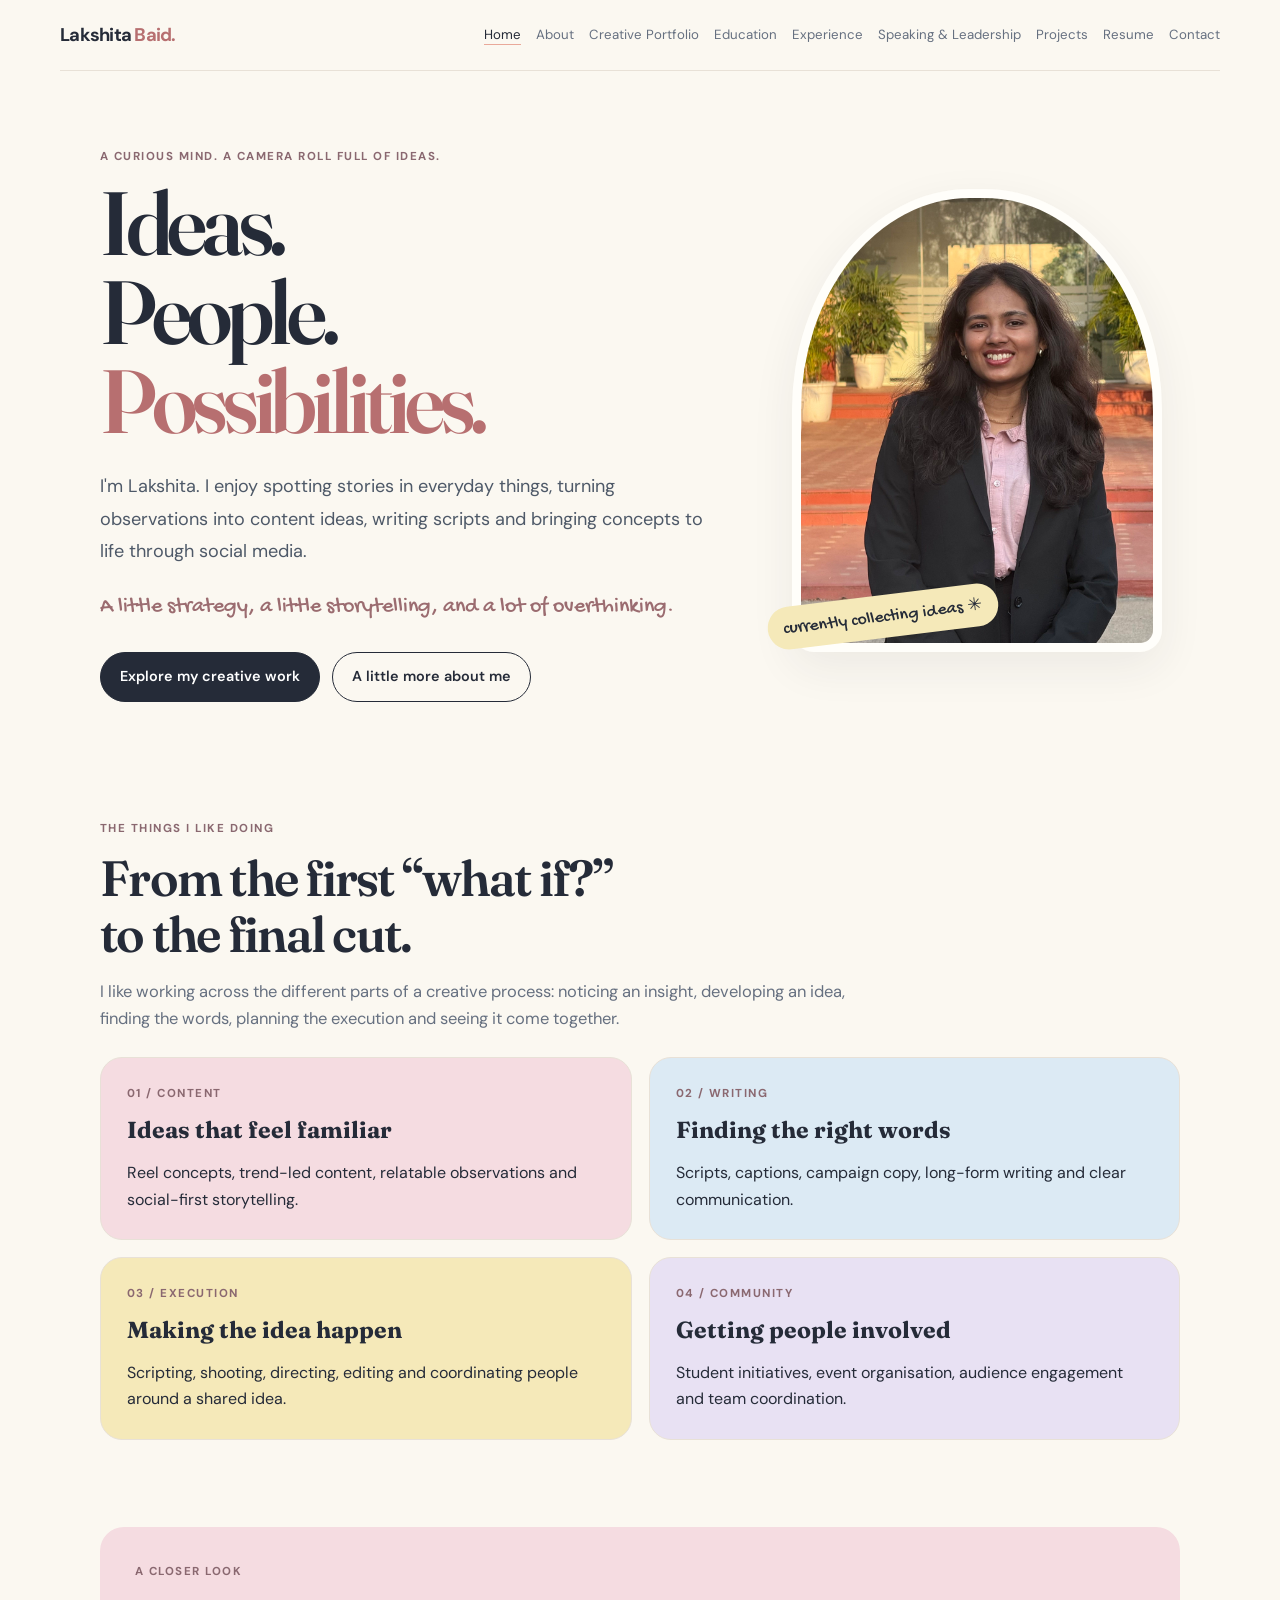
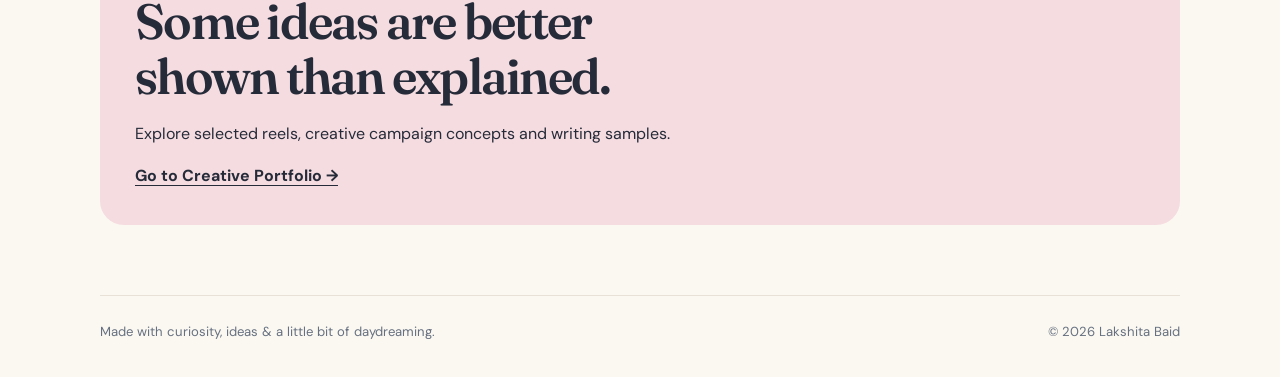
<file: index.html>
<!doctype html>
<html lang="en">
<head>
  <meta charset="utf-8">
  <meta name="viewport" content="width=device-width, initial-scale=1">
  <meta name="description" content="The creative portfolio of Lakshita Baid, featuring social media content, writing, campaigns and leadership.">
  <title>Ideas. People. Possibilities. | Lakshita Baid</title>
  <link rel="stylesheet" href="style.css">
</head>
<body>
<header class="site-header">
      <a class="brand" href="index.html">Lakshita <span>Baid.</span></a>
      <nav class="nav" aria-label="Main navigation"><a href="index.html" aria-current="page">Home</a><a href="about.html">About</a><a href="creative-portfolio.html">Creative Portfolio</a><a href="education.html">Education</a><a href="experience.html">Experience</a><a href="speaking.html">Speaking & Leadership</a><a href="projects.html">Projects</a><a href="resume.html">Resume</a><a href="contact.html">Contact</a></nav>
    </header>
<main>

<section class="hero">
  <div class="hero-copy">
    <p class="eyebrow">A curious mind. A camera roll full of ideas.</p>
    <h1>Ideas.<br>People.<br><span class="highlight">Possibilities.</span></h1>
    <p class="lead">I'm Lakshita. I enjoy spotting stories in everyday things, turning observations into content ideas, writing scripts and bringing concepts to life through social media.</p>
    <p class="hero-note">A little strategy, a little storytelling, and a lot of overthinking.</p>
    <div class="button-row">
      <a class="button" href="creative-portfolio.html">Explore my creative work</a>
      <a class="button secondary" href="about.html">A little more about me</a>
    </div>
  </div>
  <div class="portrait-wrap">
    <img class="portrait-photo" src="lakshita%20baid%20image.jpg" alt="Portrait of Lakshita Baid">
    <span class="portrait-sticker">currently collecting ideas ✳</span>
  </div>
</section>
<section class="section">
  <p class="eyebrow">The things I like doing</p>
  <h2>From the first “what if?”<br>to the final cut.</h2>
  <p class="section-intro">I like working across the different parts of a creative process: noticing an insight, developing an idea, finding the words, planning the execution and seeing it come together.</p>
  <div class="grid">
    <article class="card pink"><p class="eyebrow">01 / Content</p><h3>Ideas that feel familiar</h3><p>Reel concepts, trend-led content, relatable observations and social-first storytelling.</p></article>
    <article class="card blue"><p class="eyebrow">02 / Writing</p><h3>Finding the right words</h3><p>Scripts, captions, campaign copy, long-form writing and clear communication.</p></article>
    <article class="card yellow"><p class="eyebrow">03 / Execution</p><h3>Making the idea happen</h3><p>Scripting, shooting, directing, editing and coordinating people around a shared idea.</p></article>
    <article class="card lavender"><p class="eyebrow">04 / Community</p><h3>Getting people involved</h3><p>Student initiatives, event organisation, audience engagement and team coordination.</p></article>
  </div>
</section>
<section class="section callout">
  <p class="eyebrow">A closer look</p>
  <h2>Some ideas are better shown than explained.</h2>
  <p>Explore selected reels, creative campaign concepts and writing samples.</p>
  <a class="text-link" href="creative-portfolio.html">Go to Creative Portfolio →</a>
</section>

</main>
<footer class="site-footer"><span>Made with curiosity, ideas & a little bit of daydreaming.</span><span>© 2026 Lakshita Baid</span></footer>
</body>
</html>
</file>
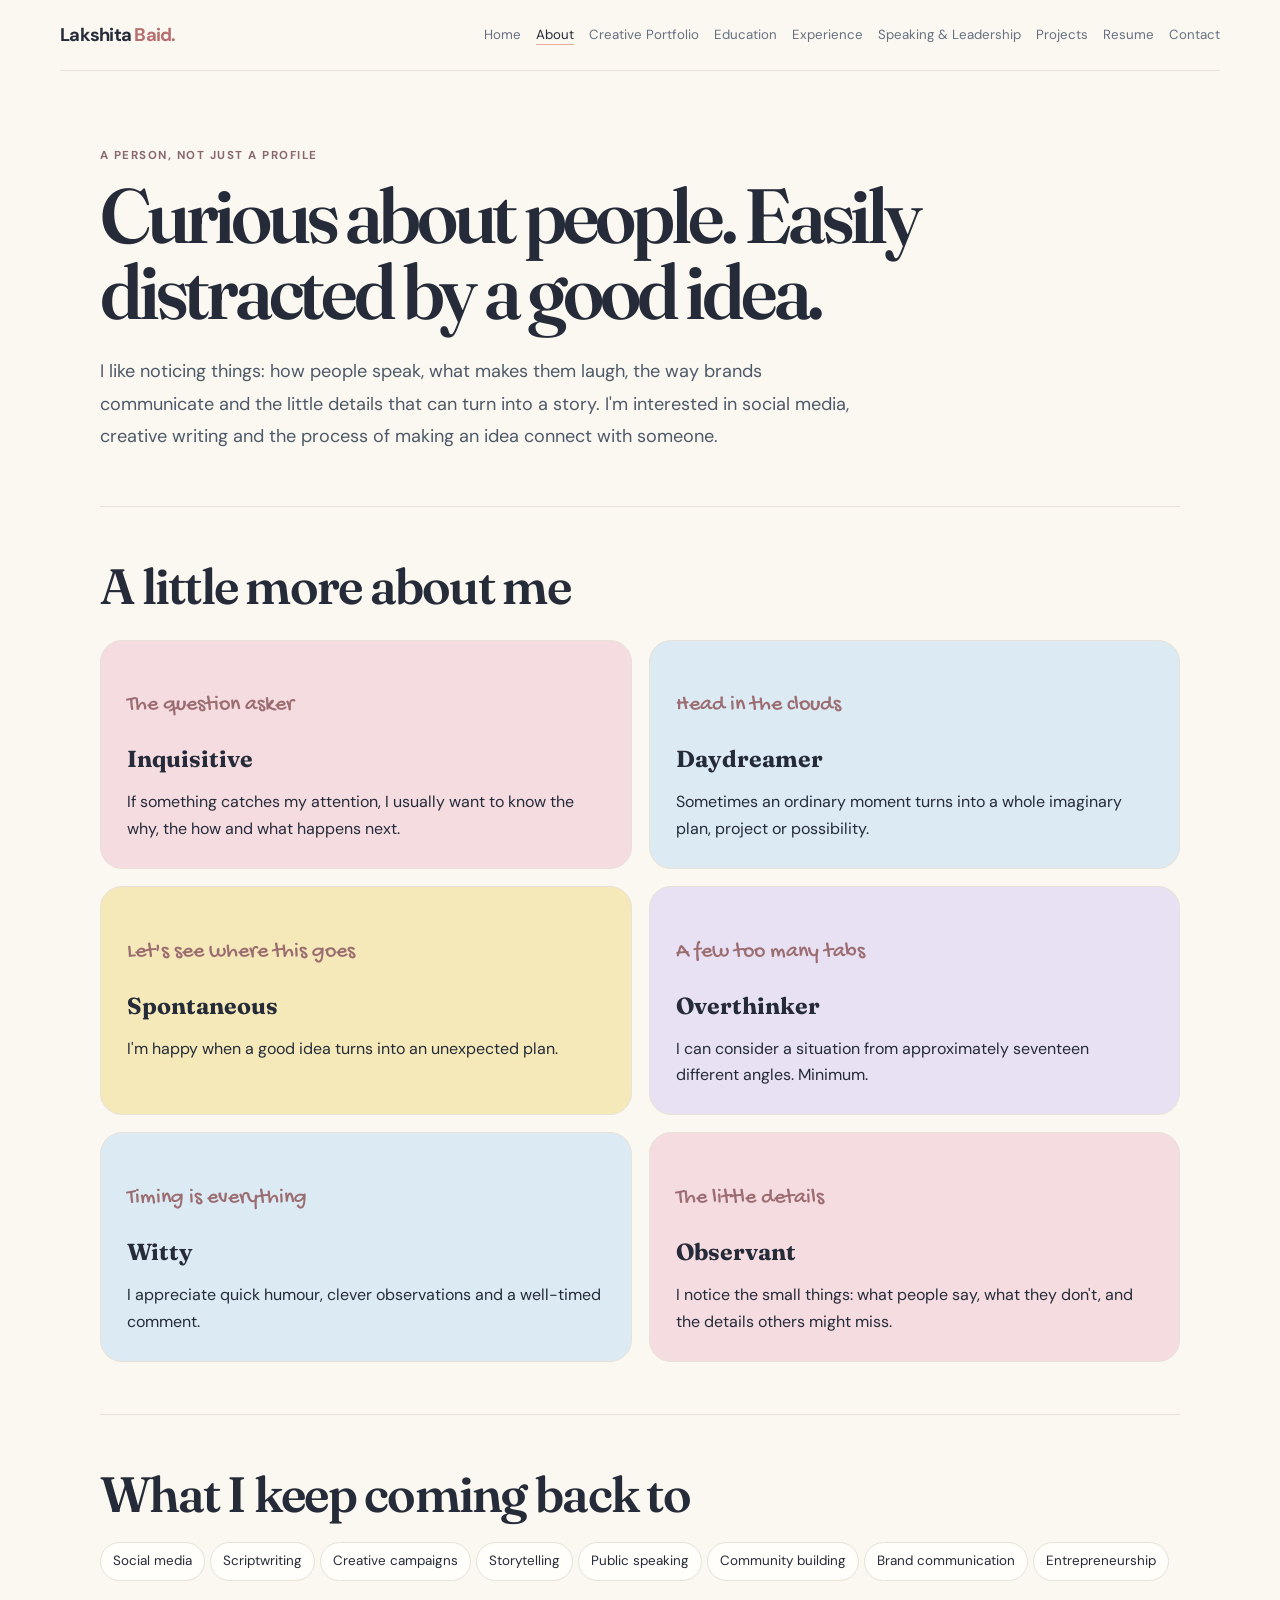
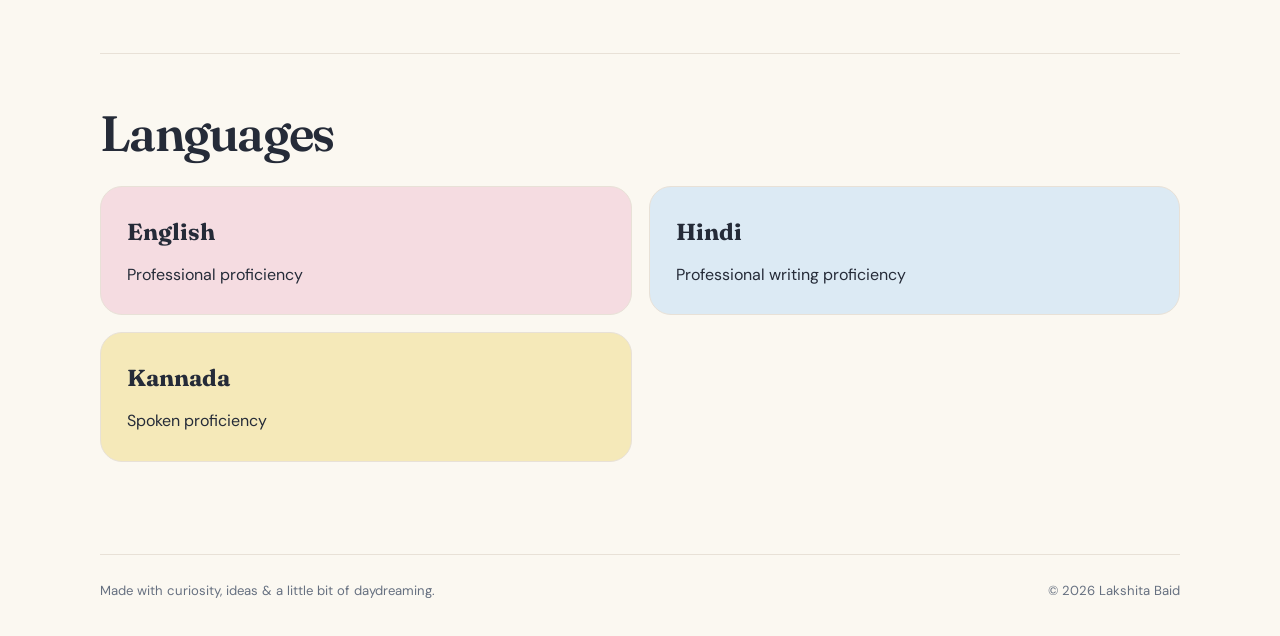
<file: about.html>
<!doctype html>
<html lang="en">
<head>
  <meta charset="utf-8">
  <meta name="viewport" content="width=device-width, initial-scale=1">
  <meta name="description" content="The creative portfolio of Lakshita Baid, featuring social media content, writing, campaigns and leadership.">
  <title>About | Lakshita Baid</title>
  <link rel="stylesheet" href="style.css">
</head>
<body>
<header class="site-header">
      <a class="brand" href="index.html">Lakshita <span>Baid.</span></a>
      <nav class="nav" aria-label="Main navigation"><a href="index.html">Home</a><a href="about.html" aria-current="page">About</a><a href="creative-portfolio.html">Creative Portfolio</a><a href="education.html">Education</a><a href="experience.html">Experience</a><a href="speaking.html">Speaking & Leadership</a><a href="projects.html">Projects</a><a href="resume.html">Resume</a><a href="contact.html">Contact</a></nav>
    </header>
<main>

<section class="page-heading">
  <p class="eyebrow">A person, not just a profile</p>
  <h1>Curious about people. Easily distracted by a good idea.</h1>
  <p class="lead">I like noticing things: how people speak, what makes them laugh, the way brands communicate and the little details that can turn into a story. I'm interested in social media, creative writing and the process of making an idea connect with someone.</p>
</section>
<section class="content-block">
  <h2>A little more about me</h2>
  <div class="grid">
    <article class="card pink"><p class="hand">The question asker</p><h3>Inquisitive</h3><p>If something catches my attention, I usually want to know the why, the how and what happens next.</p></article>
    <article class="card blue"><p class="hand">Head in the clouds</p><h3>Daydreamer</h3><p>Sometimes an ordinary moment turns into a whole imaginary plan, project or possibility.</p></article>
    <article class="card yellow"><p class="hand">Let's see where this goes</p><h3>Spontaneous</h3><p>I'm happy when a good idea turns into an unexpected plan.</p></article>
    <article class="card lavender"><p class="hand">A few too many tabs</p><h3>Overthinker</h3><p>I can consider a situation from approximately seventeen different angles. Minimum.</p></article>
    <article class="card blue"><p class="hand">Timing is everything</p><h3>Witty</h3><p>I appreciate quick humour, clever observations and a well-timed comment.</p></article>
    <article class="card pink"><p class="hand">The little details</p><h3>Observant</h3><p>I notice the small things: what people say, what they don't, and the details others might miss.</p></article>
  </div>
</section>
<section class="content-block">
  <h2>What I keep coming back to</h2>
  <p><span class="tag">Social media</span><span class="tag">Scriptwriting</span><span class="tag">Creative campaigns</span><span class="tag">Storytelling</span><span class="tag">Public speaking</span><span class="tag">Community building</span><span class="tag">Brand communication</span><span class="tag">Entrepreneurship</span></p>
</section>
<section class="content-block">
  <h2>Languages</h2>
  <div class="grid">
    <article class="card pink"><h3>English</h3><p>Professional proficiency</p></article>
    <article class="card blue"><h3>Hindi</h3><p>Professional writing proficiency</p></article>
    <article class="card yellow"><h3>Kannada</h3><p>Spoken proficiency</p></article>
  </div>
</section>

</main>
<footer class="site-footer"><span>Made with curiosity, ideas & a little bit of daydreaming.</span><span>© 2026 Lakshita Baid</span></footer>
</body>
</html>
</file>
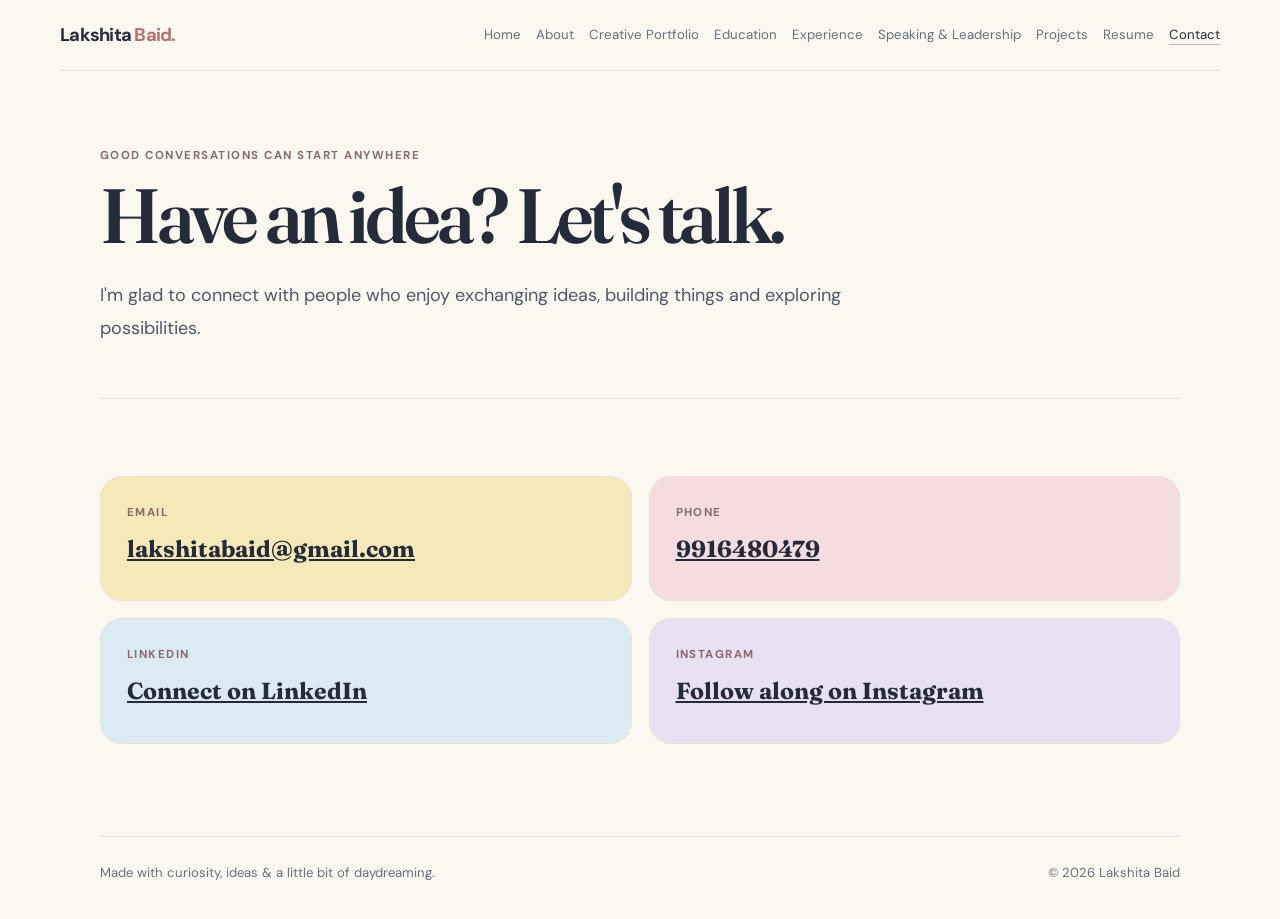
<file: contact.html>
<!doctype html>
<html lang="en">
<head>
  <meta charset="utf-8">
  <meta name="viewport" content="width=device-width, initial-scale=1">
  <meta name="description" content="The creative portfolio of Lakshita Baid, featuring social media content, writing, campaigns and leadership.">
  <title>Contact | Lakshita Baid</title>
  <link rel="stylesheet" href="style.css">
</head>
<body>
<header class="site-header">
      <a class="brand" href="index.html">Lakshita <span>Baid.</span></a>
      <nav class="nav" aria-label="Main navigation"><a href="index.html">Home</a><a href="about.html">About</a><a href="creative-portfolio.html">Creative Portfolio</a><a href="education.html">Education</a><a href="experience.html">Experience</a><a href="speaking.html">Speaking & Leadership</a><a href="projects.html">Projects</a><a href="resume.html">Resume</a><a href="contact.html" aria-current="page">Contact</a></nav>
    </header>
<main>

<section class="page-heading">
  <p class="eyebrow">Good conversations can start anywhere</p>
  <h1>Have an idea? Let's talk.</h1>
  <p class="lead">I'm glad to connect with people who enjoy exchanging ideas, building things and exploring possibilities.</p>
</section>
<section class="content-block">
  <div class="grid">
    <article class="card yellow"><p class="eyebrow">Email</p><h3><a href="mailto:lakshitabaid@gmail.com">lakshitabaid@gmail.com</a></h3></article>
    <article class="card pink"><p class="eyebrow">Phone</p><h3><a href="tel:+919916480479">9916480479</a></h3></article>
    <article class="card blue"><p class="eyebrow">LinkedIn</p><h3><a href="https://www.linkedin.com/in/lakshita-baid-756a69256/" target="_blank" rel="noopener noreferrer">Connect on LinkedIn</a></h3></article>
    <article class="card lavender"><p class="eyebrow">Instagram</p><h3><a href="https://www.instagram.com/lakshitabaid.08/" target="_blank" rel="noopener noreferrer">Follow along on Instagram</a></h3></article>
  </div>
</section>

</main>
<footer class="site-footer"><span>Made with curiosity, ideas & a little bit of daydreaming.</span><span>© 2026 Lakshita Baid</span></footer>
</body>
</html>
</file>
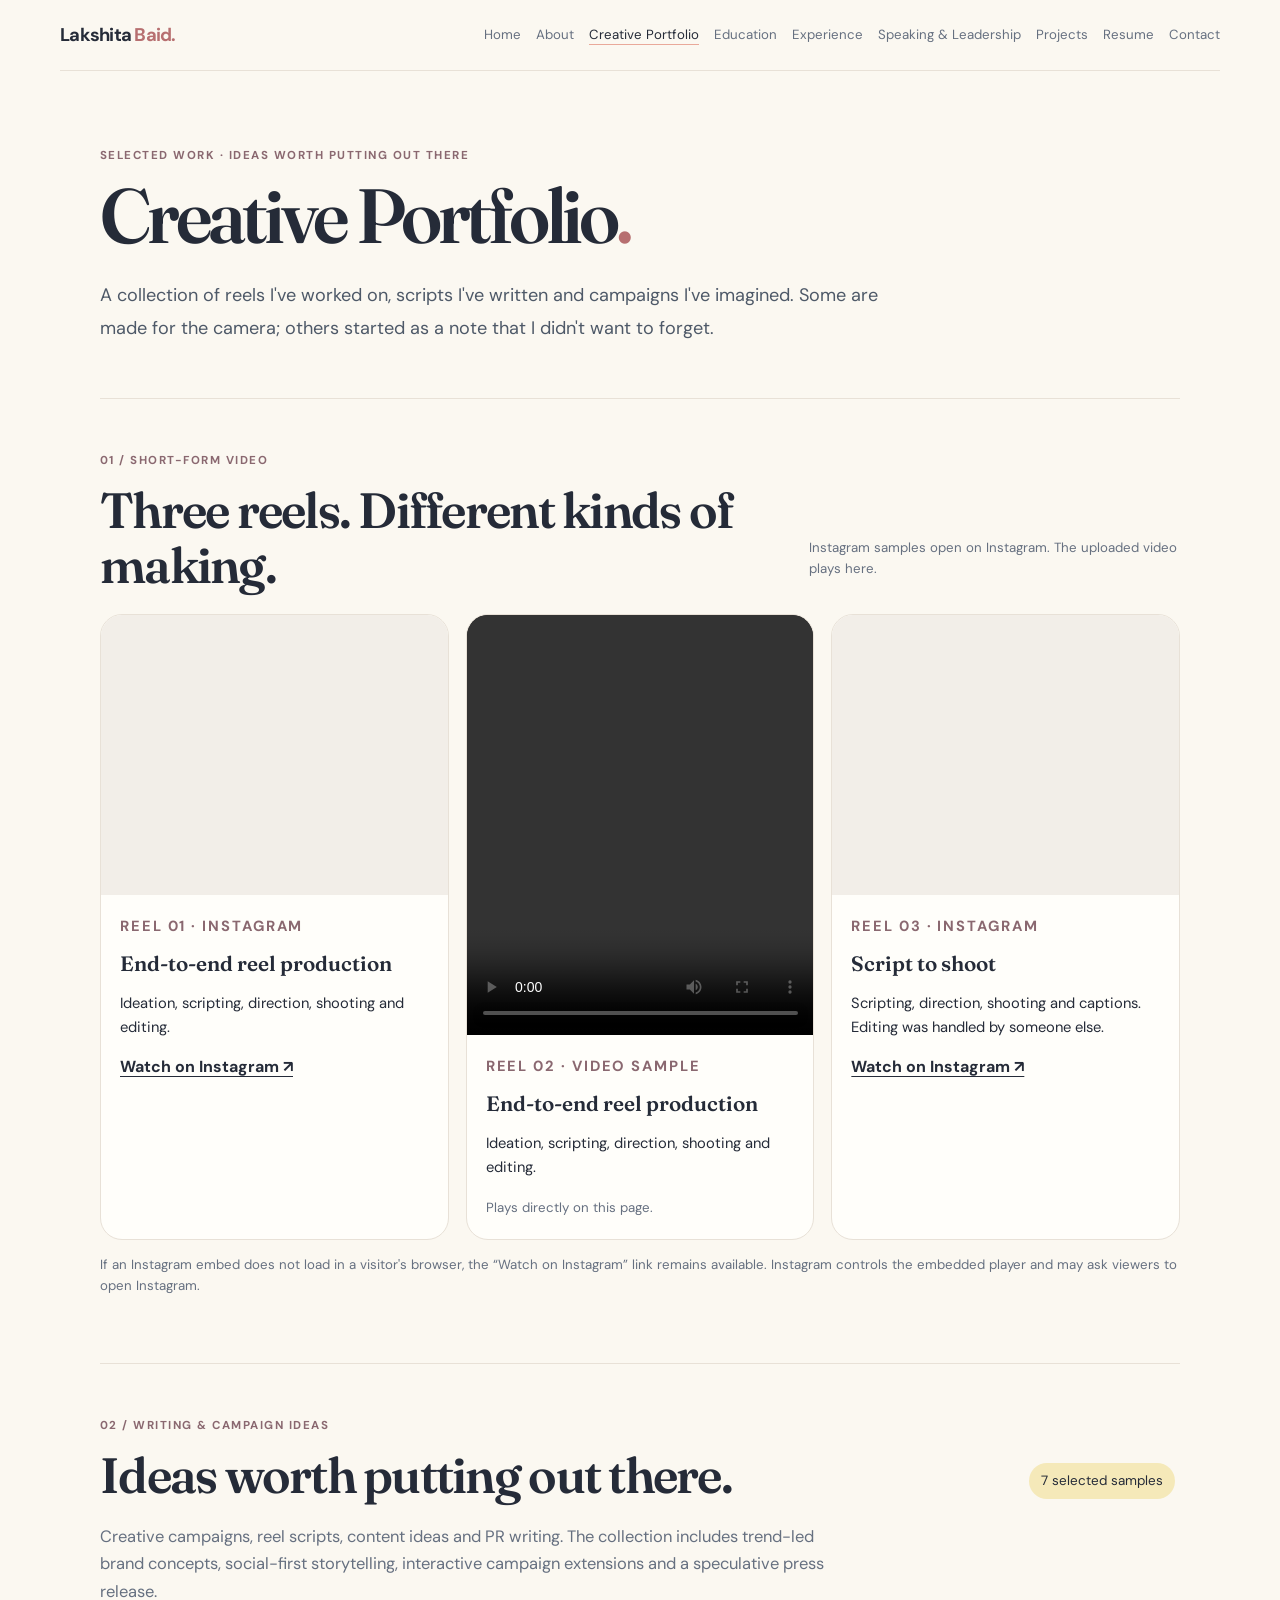
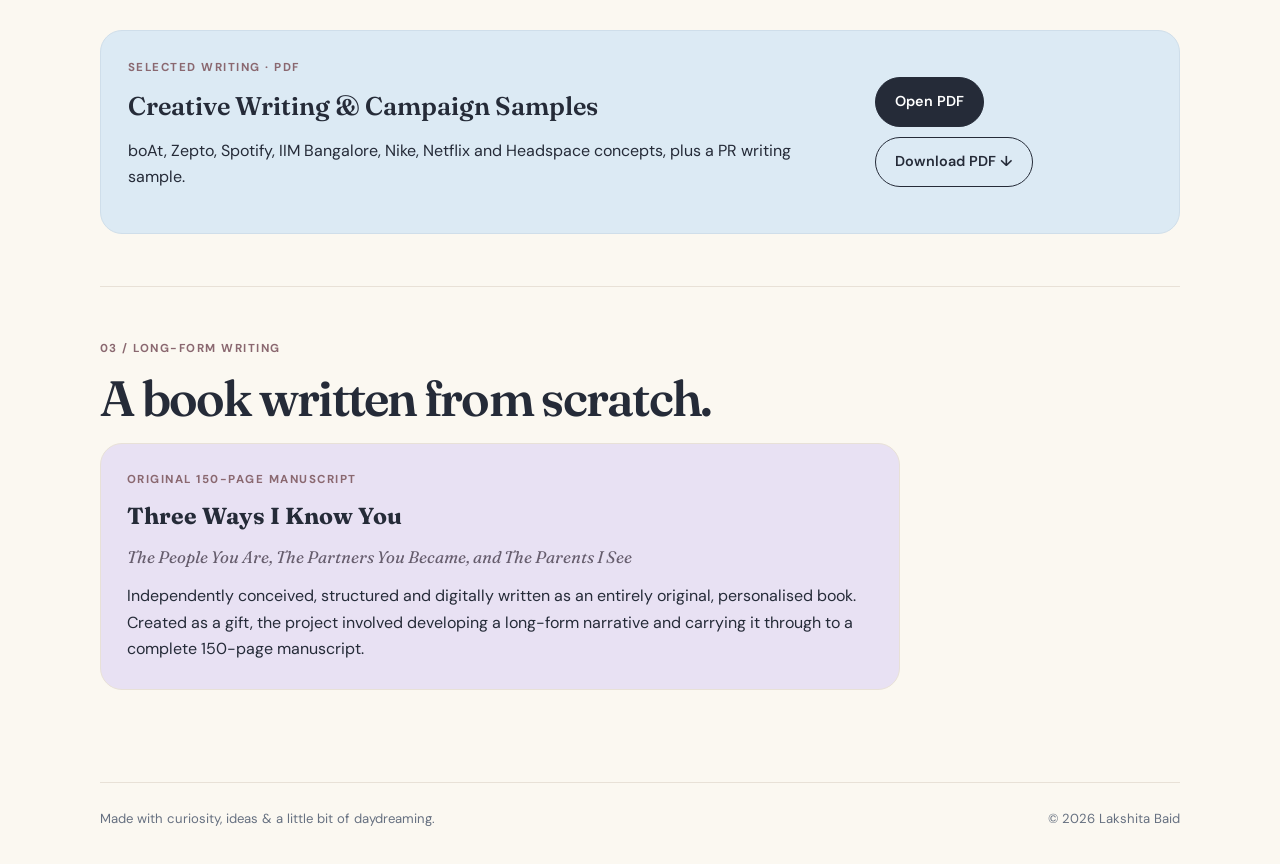
<file: creative-portfolio.html>
<!doctype html>
<html lang="en">
<head>
  <meta charset="utf-8">
  <meta name="viewport" content="width=device-width, initial-scale=1">
  <meta name="description" content="The creative portfolio of Lakshita Baid, featuring social media content, writing, campaigns and leadership.">
  <title>Creative Portfolio | Lakshita Baid</title>
  <link rel="stylesheet" href="style.css">
</head>
<body>
<header class="site-header">
      <a class="brand" href="index.html">Lakshita <span>Baid.</span></a>
      <nav class="nav" aria-label="Main navigation"><a href="index.html">Home</a><a href="about.html">About</a><a href="creative-portfolio.html" aria-current="page">Creative Portfolio</a><a href="education.html">Education</a><a href="experience.html">Experience</a><a href="speaking.html">Speaking & Leadership</a><a href="projects.html">Projects</a><a href="resume.html">Resume</a><a href="contact.html">Contact</a></nav>
    </header>
<main>

<section class="page-heading">
  <p class="eyebrow">Selected work · Ideas worth putting out there</p>
  <h1>Creative Portfolio<span class="period">.</span></h1>
  <p class="lead">A collection of reels I've worked on, scripts I've written and campaigns I've imagined. Some are made for the camera; others started as a note that I didn't want to forget.</p>
</section>
<section class="content-block">
  <div class="section-heading-row"><div><p class="eyebrow">01 / Short-form video</p><h2>Three reels. Different kinds of making.</h2></div><p class="small-note">Instagram samples open on Instagram. The uploaded video plays here.</p></div>
  <div class="reel-grid">
    <article class="reel-card pink">
      <div class="reel-frame">
        <blockquote class="instagram-media" data-instgrm-permalink="https://www.instagram.com/reel/Dehcxf0TiKo/" data-instgrm-version="14" style="background:#fff;border:0;margin:0 auto;max-width:540px;width:100%;"></blockquote>
      </div>
      <div class="reel-copy"><p class="eyebrow">Reel 01 · Instagram</p><h3>End-to-end reel production</h3><p>Ideation, scripting, direction, shooting and editing.</p><a class="text-link" href="https://www.instagram.com/reel/Dehcxf0TiKo/" target="_blank" rel="noopener noreferrer">Watch on Instagram ↗</a></div>
    </article>
    <article class="reel-card blue">
      <div class="reel-frame local-video">
        <video controls playsinline preload="metadata" poster="" aria-label="Reel 02 video sample">
          <source src="reel-02-whatsapp.mp4" type="video/mp4">
          Your browser does not support HTML video.
        </video>
      </div>
      <div class="reel-copy"><p class="eyebrow">Reel 02 · Video sample</p><h3>End-to-end reel production</h3><p>Ideation, scripting, direction, shooting and editing.</p><span class="small-note">Plays directly on this page.</span></div>
    </article>
    <article class="reel-card yellow">
      <div class="reel-frame">
        <blockquote class="instagram-media" data-instgrm-permalink="https://www.instagram.com/reel/DcnVc7nRf23/" data-instgrm-version="14" style="background:#fff;border:0;margin:0 auto;max-width:540px;width:100%;"></blockquote>
      </div>
      <div class="reel-copy"><p class="eyebrow">Reel 03 · Instagram</p><h3>Script to shoot</h3><p>Scripting, direction, shooting and captions. Editing was handled by someone else.</p><a class="text-link" href="https://www.instagram.com/reel/DcnVc7nRf23/" target="_blank" rel="noopener noreferrer">Watch on Instagram ↗</a></div>
    </article>
  </div>
  <p class="small-note">If an Instagram embed does not load in a visitor's browser, the “Watch on Instagram” link remains available. Instagram controls the embedded player and may ask viewers to open Instagram.</p>
</section>
<section class="content-block">
  <div class="section-heading-row"><div><p class="eyebrow">02 / Writing & campaign ideas</p><h2>Ideas worth putting out there.</h2></div><span class="pill">7 selected samples</span></div>
  <p class="section-intro">Creative campaigns, reel scripts, content ideas and PR writing. The collection includes trend-led brand concepts, social-first storytelling, interactive campaign extensions and a speculative press release.</p>
  <div class="writing-download">
    <div><p class="eyebrow">Selected writing · PDF</p><h3>Creative Writing & Campaign Samples</h3><p>boAt, Zepto, Spotify, IIM Bangalore, Nike, Netflix and Headspace concepts, plus a PR writing sample.</p></div>
    <div class="download-actions"><a class="button" href="writing-samples.pdf" target="_blank" rel="noopener">Open PDF</a><a class="button secondary" href="writing-samples.pdf" download>Download PDF ↓</a></div>
  </div>
</section>
<section class="content-block">
  <p class="eyebrow">03 / Long-form writing</p>
  <h2>A book written from scratch.</h2>
  <article class="card lavender book-card">
    <p class="eyebrow">Original 150-page manuscript</p>
    <h3>Three Ways I Know You</h3>
    <p class="book-subtitle">The People You Are, The Partners You Became, and The Parents I See</p>
    <p>Independently conceived, structured and digitally written as an entirely original, personalised book. Created as a gift, the project involved developing a long-form narrative and carrying it through to a complete 150-page manuscript.</p>
  </article>
</section>
<script async src="https://www.instagram.com/embed.js"></script>

</main>
<footer class="site-footer"><span>Made with curiosity, ideas & a little bit of daydreaming.</span><span>© 2026 Lakshita Baid</span></footer>
</body>
</html>
</file>
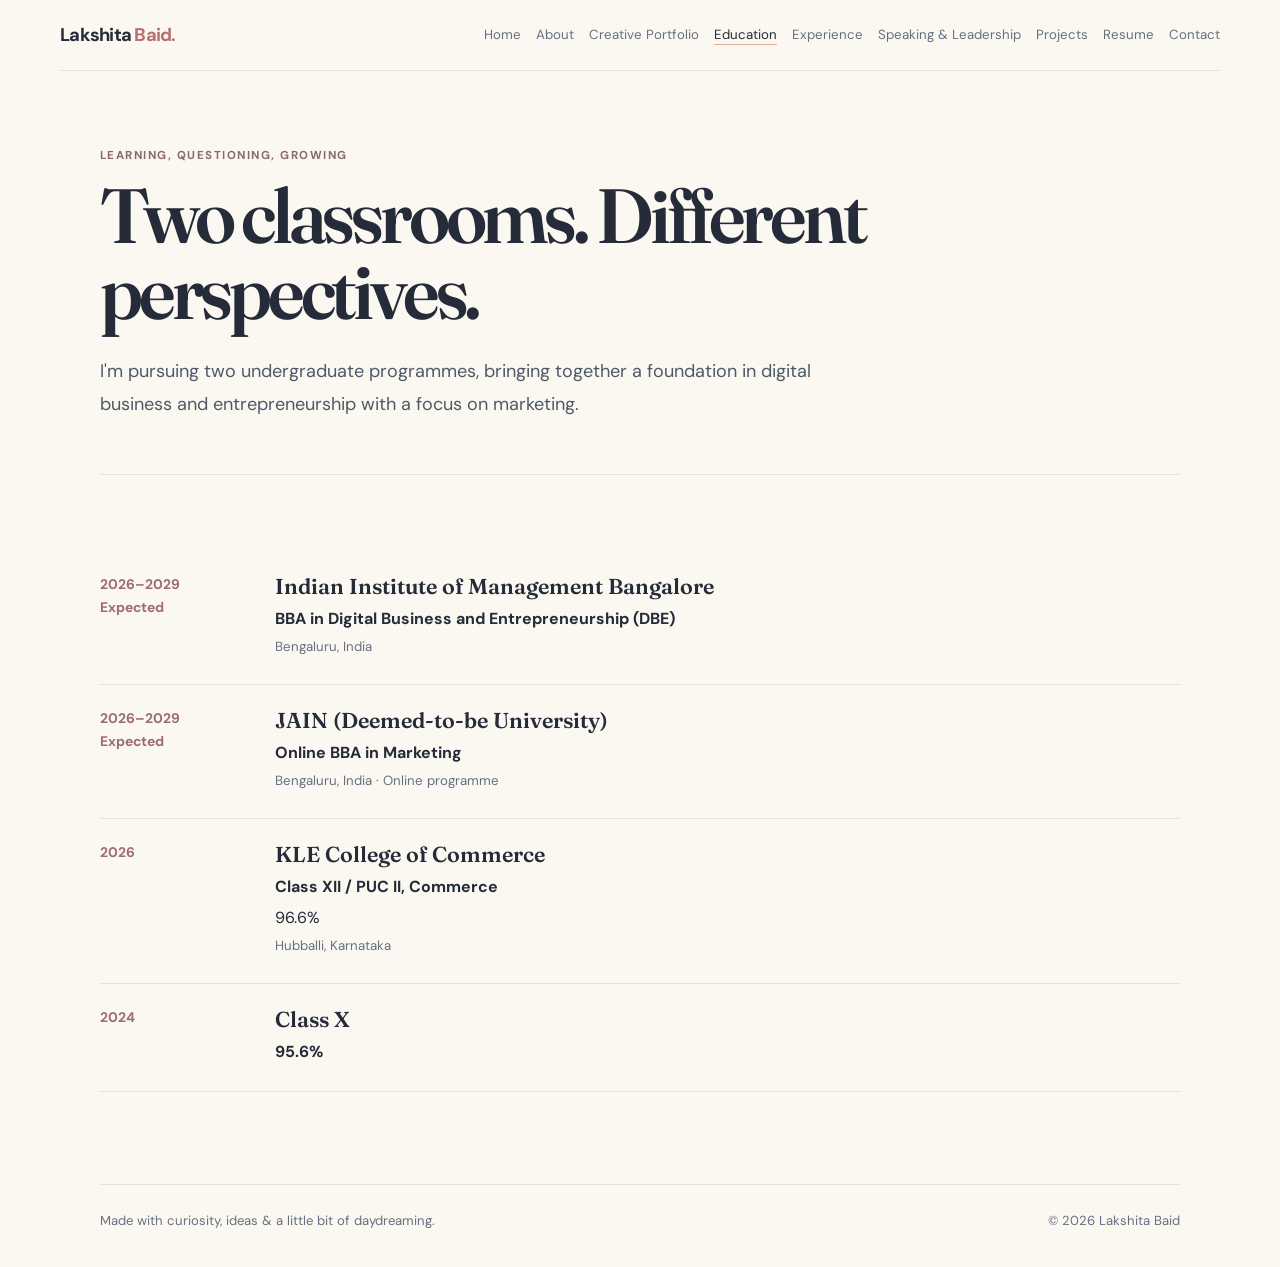
<file: education.html>
<!doctype html>
<html lang="en">
<head>
  <meta charset="utf-8">
  <meta name="viewport" content="width=device-width, initial-scale=1">
  <meta name="description" content="The creative portfolio of Lakshita Baid, featuring social media content, writing, campaigns and leadership.">
  <title>Education | Lakshita Baid</title>
  <link rel="stylesheet" href="style.css">
</head>
<body>
<header class="site-header">
      <a class="brand" href="index.html">Lakshita <span>Baid.</span></a>
      <nav class="nav" aria-label="Main navigation"><a href="index.html">Home</a><a href="about.html">About</a><a href="creative-portfolio.html">Creative Portfolio</a><a href="education.html" aria-current="page">Education</a><a href="experience.html">Experience</a><a href="speaking.html">Speaking & Leadership</a><a href="projects.html">Projects</a><a href="resume.html">Resume</a><a href="contact.html">Contact</a></nav>
    </header>
<main>

<section class="page-heading">
  <p class="eyebrow">Learning, questioning, growing</p>
  <h1>Two classrooms. Different perspectives.</h1>
  <p class="lead">I'm pursuing two undergraduate programmes, bringing together a foundation in digital business and entrepreneurship with a focus on marketing.</p>
</section>
<section class="content-block">
  <div class="timeline">
    <article class="timeline-item"><div class="date">2026–2029<br>Expected</div><div><h3>Indian Institute of Management Bangalore</h3><p><strong>BBA in Digital Business and Entrepreneurship (DBE)</strong></p><p class="small-note">Bengaluru, India</p></div></article>
    <article class="timeline-item"><div class="date">2026–2029<br>Expected</div><div><h3>JAIN (Deemed-to-be University)</h3><p><strong>Online BBA in Marketing</strong></p><p class="small-note">Bengaluru, India · Online programme</p></div></article>
    <article class="timeline-item"><div class="date">2026</div><div><h3>KLE College of Commerce</h3><p><strong>Class XII / PUC II, Commerce</strong></p><p>96.6%</p><p class="small-note">Hubballi, Karnataka</p></div></article>
    <article class="timeline-item"><div class="date">2024</div><div><h3>Class X</h3><p><strong>95.6%</strong></p></div></article>
  </div>
</section>

</main>
<footer class="site-footer"><span>Made with curiosity, ideas & a little bit of daydreaming.</span><span>© 2026 Lakshita Baid</span></footer>
</body>
</html>
</file>
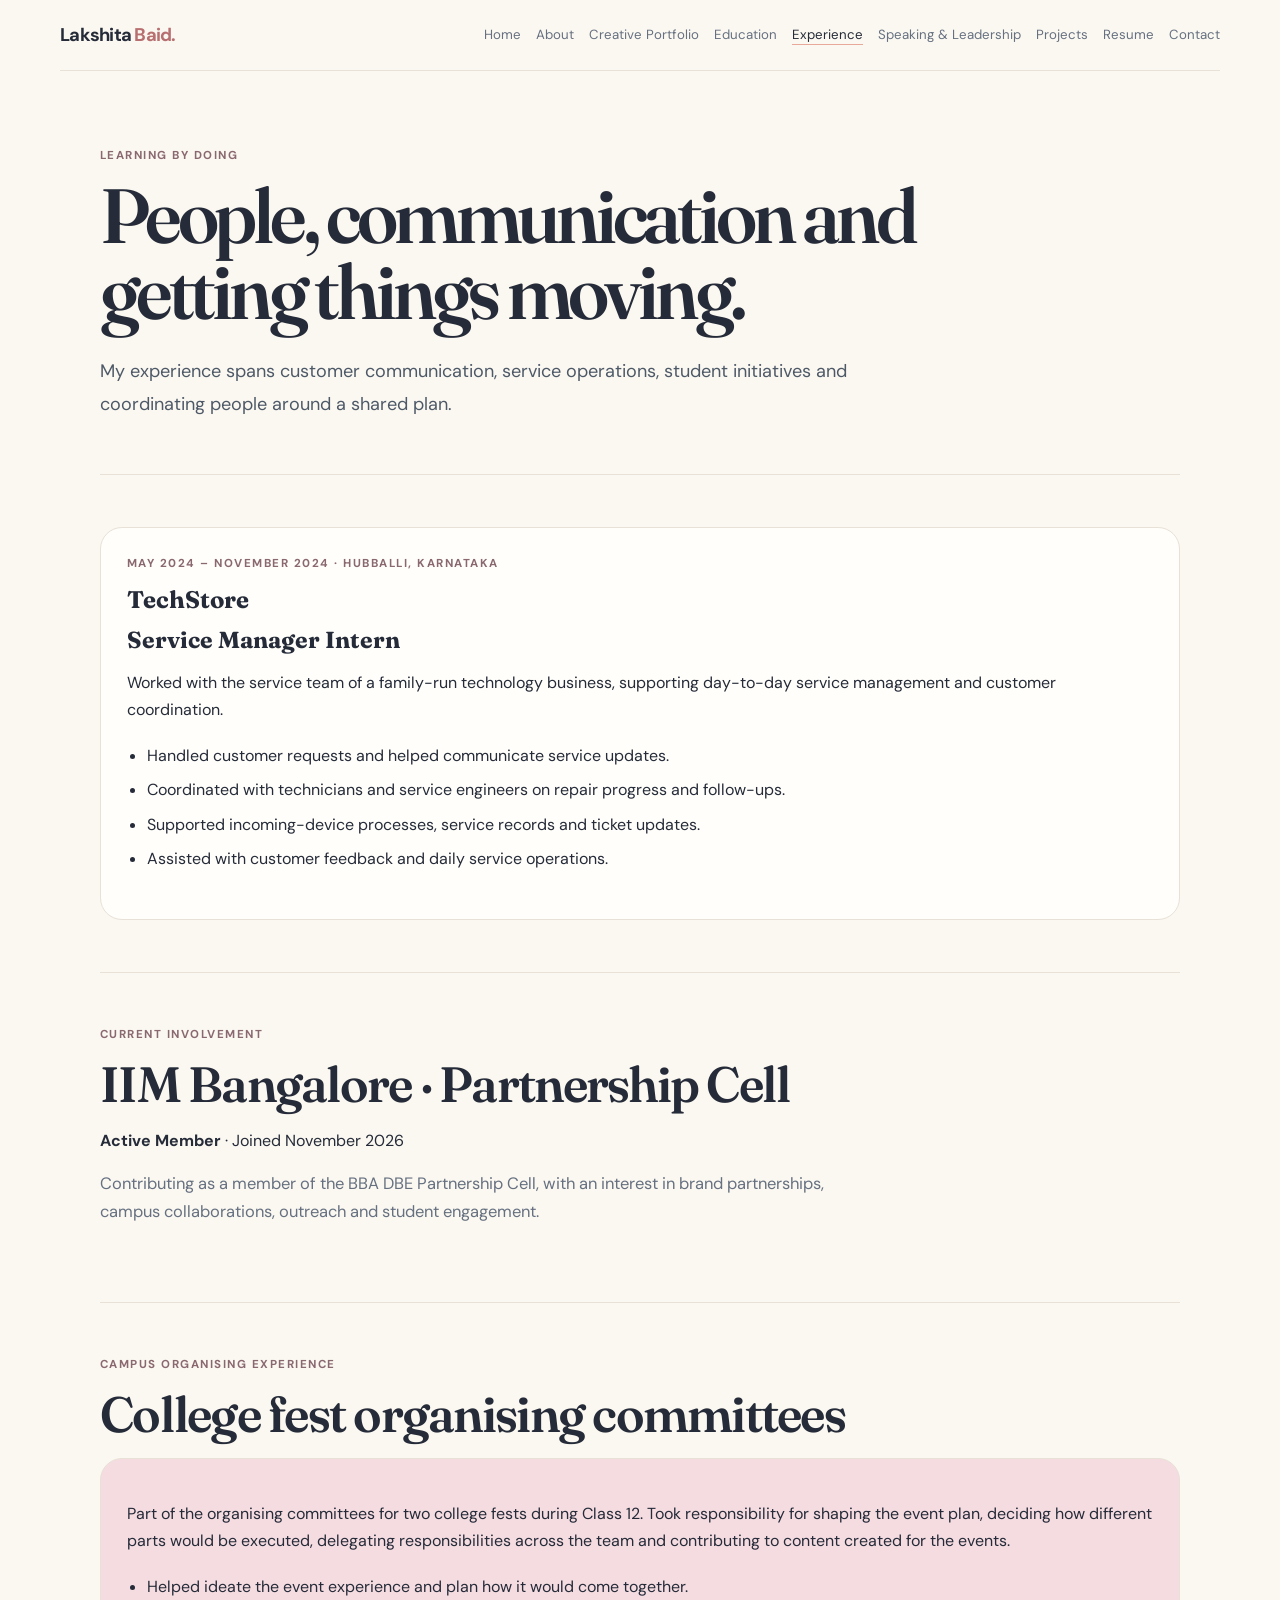
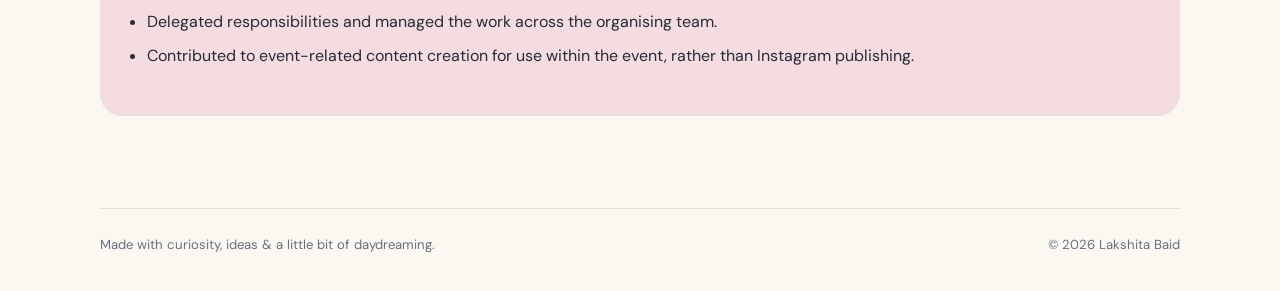
<file: experience.html>
<!doctype html>
<html lang="en">
<head>
  <meta charset="utf-8">
  <meta name="viewport" content="width=device-width, initial-scale=1">
  <meta name="description" content="The creative portfolio of Lakshita Baid, featuring social media content, writing, campaigns and leadership.">
  <title>Experience | Lakshita Baid</title>
  <link rel="stylesheet" href="style.css">
</head>
<body>
<header class="site-header">
      <a class="brand" href="index.html">Lakshita <span>Baid.</span></a>
      <nav class="nav" aria-label="Main navigation"><a href="index.html">Home</a><a href="about.html">About</a><a href="creative-portfolio.html">Creative Portfolio</a><a href="education.html">Education</a><a href="experience.html" aria-current="page">Experience</a><a href="speaking.html">Speaking & Leadership</a><a href="projects.html">Projects</a><a href="resume.html">Resume</a><a href="contact.html">Contact</a></nav>
    </header>
<main>

<section class="page-heading">
  <p class="eyebrow">Learning by doing</p>
  <h1>People, communication and getting things moving.</h1>
  <p class="lead">My experience spans customer communication, service operations, student initiatives and coordinating people around a shared plan.</p>
</section>
<section class="content-block">
  <article class="card">
    <p class="eyebrow">May 2024 – November 2024 · Hubballi, Karnataka</p>
    <h2>TechStore</h2><h3>Service Manager Intern</h3>
    <p>Worked with the service team of a family-run technology business, supporting day-to-day service management and customer coordination.</p>
    <ul class="clean">
      <li>Handled customer requests and helped communicate service updates.</li>
      <li>Coordinated with technicians and service engineers on repair progress and follow-ups.</li>
      <li>Supported incoming-device processes, service records and ticket updates.</li>
      <li>Assisted with customer feedback and daily service operations.</li>
    </ul>
  </article>
</section>
<section class="content-block">
  <p class="eyebrow">Current involvement</p>
  <h2>IIM Bangalore · Partnership Cell</h2>
  <p><strong>Active Member</strong> · Joined November 2026</p>
  <p class="section-intro">Contributing as a member of the BBA DBE Partnership Cell, with an interest in brand partnerships, campus collaborations, outreach and student engagement.</p>
</section>
<section class="content-block">
  <p class="eyebrow">Campus organising experience</p>
  <h2>College fest organising committees</h2>
  <article class="card pink">
    <p>Part of the organising committees for two college fests during Class 12. Took responsibility for shaping the event plan, deciding how different parts would be executed, delegating responsibilities across the team and contributing to content created for the events.</p>
    <ul class="clean">
      <li>Helped ideate the event experience and plan how it would come together.</li>
      <li>Delegated responsibilities and managed the work across the organising team.</li>
      <li>Contributed to event-related content creation for use within the event, rather than Instagram publishing.</li>
    </ul>
  </article>
</section>

</main>
<footer class="site-footer"><span>Made with curiosity, ideas & a little bit of daydreaming.</span><span>© 2026 Lakshita Baid</span></footer>
</body>
</html>
</file>
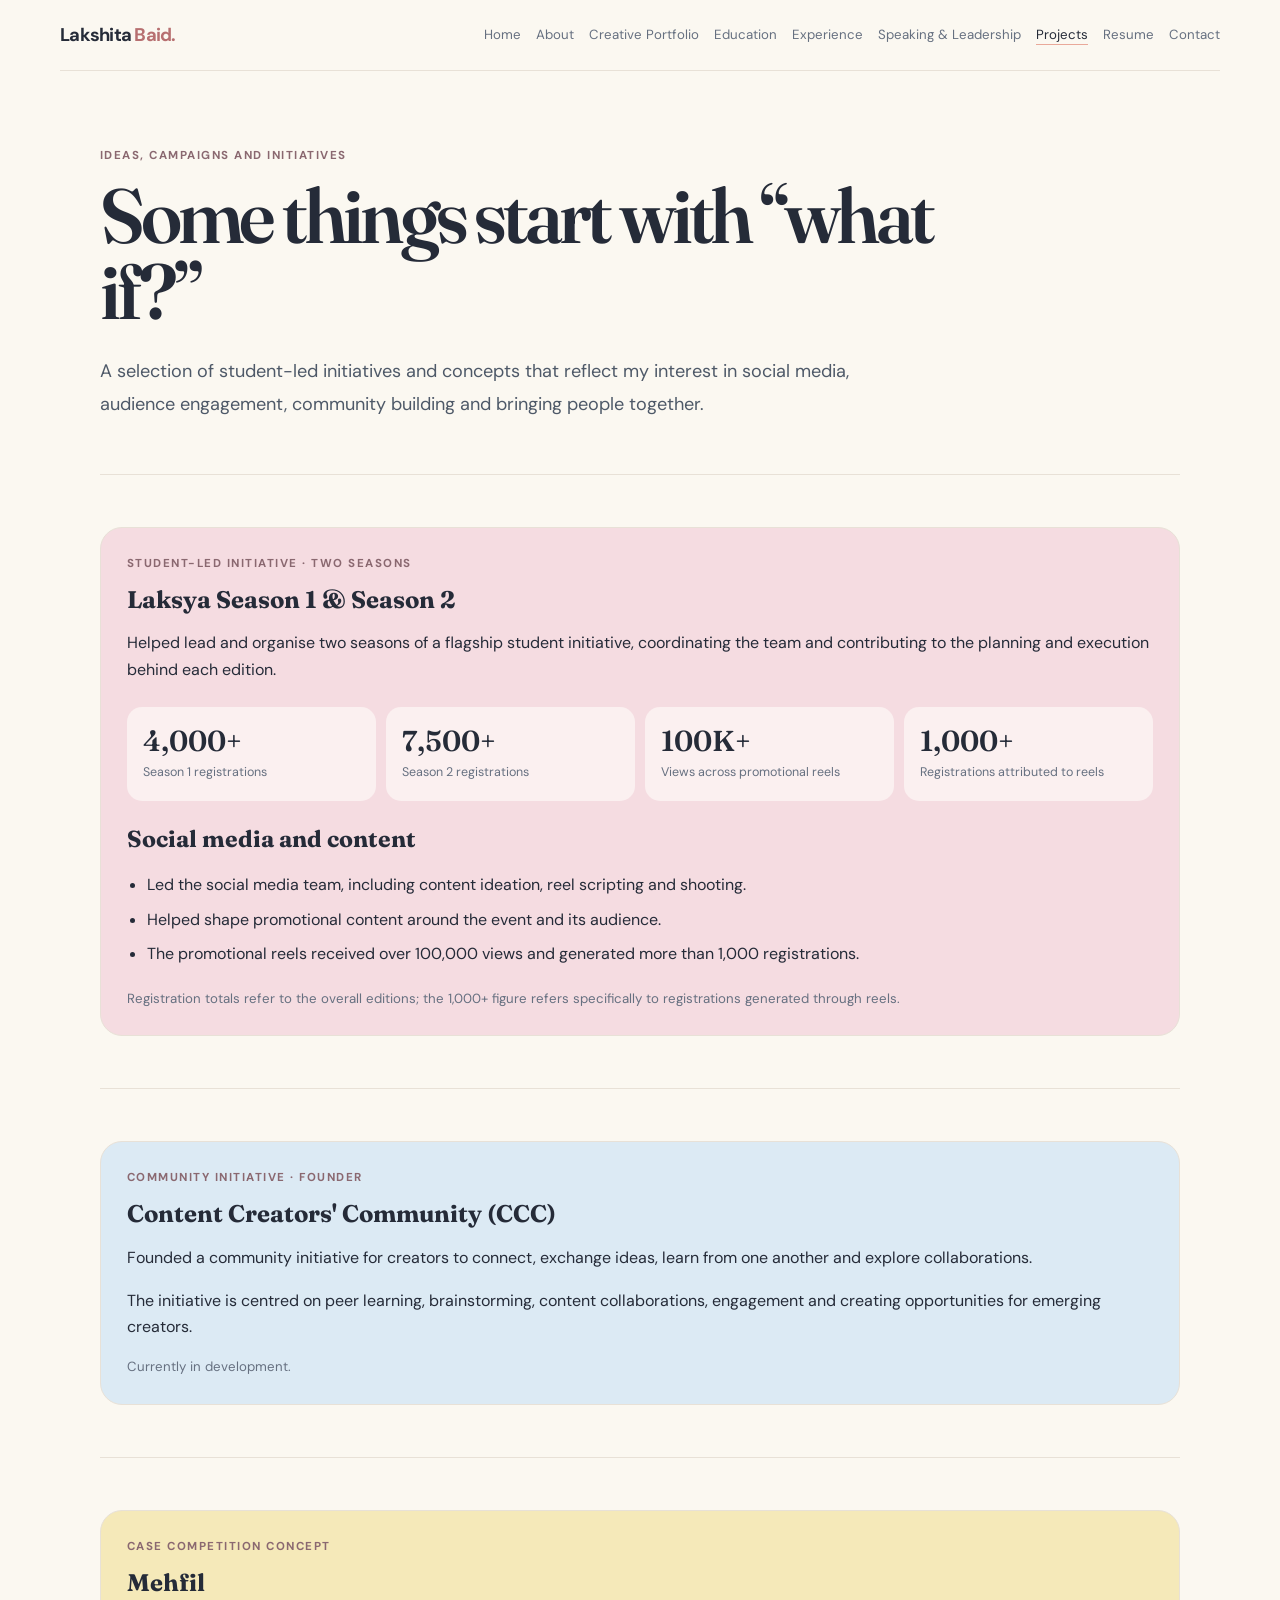
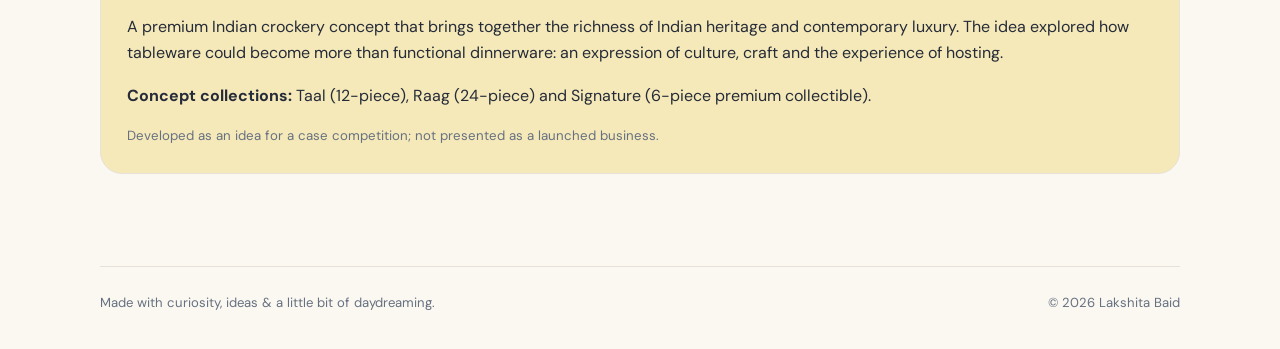
<file: projects.html>
<!doctype html>
<html lang="en">
<head>
  <meta charset="utf-8">
  <meta name="viewport" content="width=device-width, initial-scale=1">
  <meta name="description" content="The creative portfolio of Lakshita Baid, featuring social media content, writing, campaigns and leadership.">
  <title>Projects | Lakshita Baid</title>
  <link rel="stylesheet" href="style.css">
</head>
<body>
<header class="site-header">
      <a class="brand" href="index.html">Lakshita <span>Baid.</span></a>
      <nav class="nav" aria-label="Main navigation"><a href="index.html">Home</a><a href="about.html">About</a><a href="creative-portfolio.html">Creative Portfolio</a><a href="education.html">Education</a><a href="experience.html">Experience</a><a href="speaking.html">Speaking & Leadership</a><a href="projects.html" aria-current="page">Projects</a><a href="resume.html">Resume</a><a href="contact.html">Contact</a></nav>
    </header>
<main>

<section class="page-heading">
  <p class="eyebrow">Ideas, campaigns and initiatives</p>
  <h1>Some things start with “what if?”</h1>
  <p class="lead">A selection of student-led initiatives and concepts that reflect my interest in social media, audience engagement, community building and bringing people together.</p>
</section>
<section class="content-block">
  <article class="card pink">
    <p class="eyebrow">Student-led initiative · Two seasons</p>
    <h2>Laksya Season 1 & Season 2</h2>
    <p>Helped lead and organise two seasons of a flagship student initiative, coordinating the team and contributing to the planning and execution behind each edition.</p>
    <div class="stats-grid">
      <div class="stat"><strong>4,000+</strong><span>Season 1 registrations</span></div>
      <div class="stat"><strong>7,500+</strong><span>Season 2 registrations</span></div>
      <div class="stat"><strong>100K+</strong><span>Views across promotional reels</span></div>
      <div class="stat"><strong>1,000+</strong><span>Registrations attributed to reels</span></div>
    </div>
    <h3>Social media and content</h3>
    <ul class="clean">
      <li>Led the social media team, including content ideation, reel scripting and shooting.</li>
      <li>Helped shape promotional content around the event and its audience.</li>
      <li>The promotional reels received over 100,000 views and generated more than 1,000 registrations.</li>
    </ul>
    <p class="small-note">Registration totals refer to the overall editions; the 1,000+ figure refers specifically to registrations generated through reels.</p>
  </article>
</section>
<section class="content-block">
  <article class="card blue">
    <p class="eyebrow">Community initiative · Founder</p>
    <h2>Content Creators' Community (CCC)</h2>
    <p>Founded a community initiative for creators to connect, exchange ideas, learn from one another and explore collaborations.</p>
    <p>The initiative is centred on peer learning, brainstorming, content collaborations, engagement and creating opportunities for emerging creators.</p>
    <p class="small-note">Currently in development.</p>
  </article>
</section>
<section class="content-block">
  <article class="card yellow">
    <p class="eyebrow">Case competition concept</p>
    <h2>Mehfil</h2>
    <p>A premium Indian crockery concept that brings together the richness of Indian heritage and contemporary luxury. The idea explored how tableware could become more than functional dinnerware: an expression of culture, craft and the experience of hosting.</p>
    <p><strong>Concept collections:</strong> Taal (12-piece), Raag (24-piece) and Signature (6-piece premium collectible).</p>
    <p class="small-note">Developed as an idea for a case competition; not presented as a launched business.</p>
  </article>
</section>

</main>
<footer class="site-footer"><span>Made with curiosity, ideas & a little bit of daydreaming.</span><span>© 2026 Lakshita Baid</span></footer>
</body>
</html>
</file>
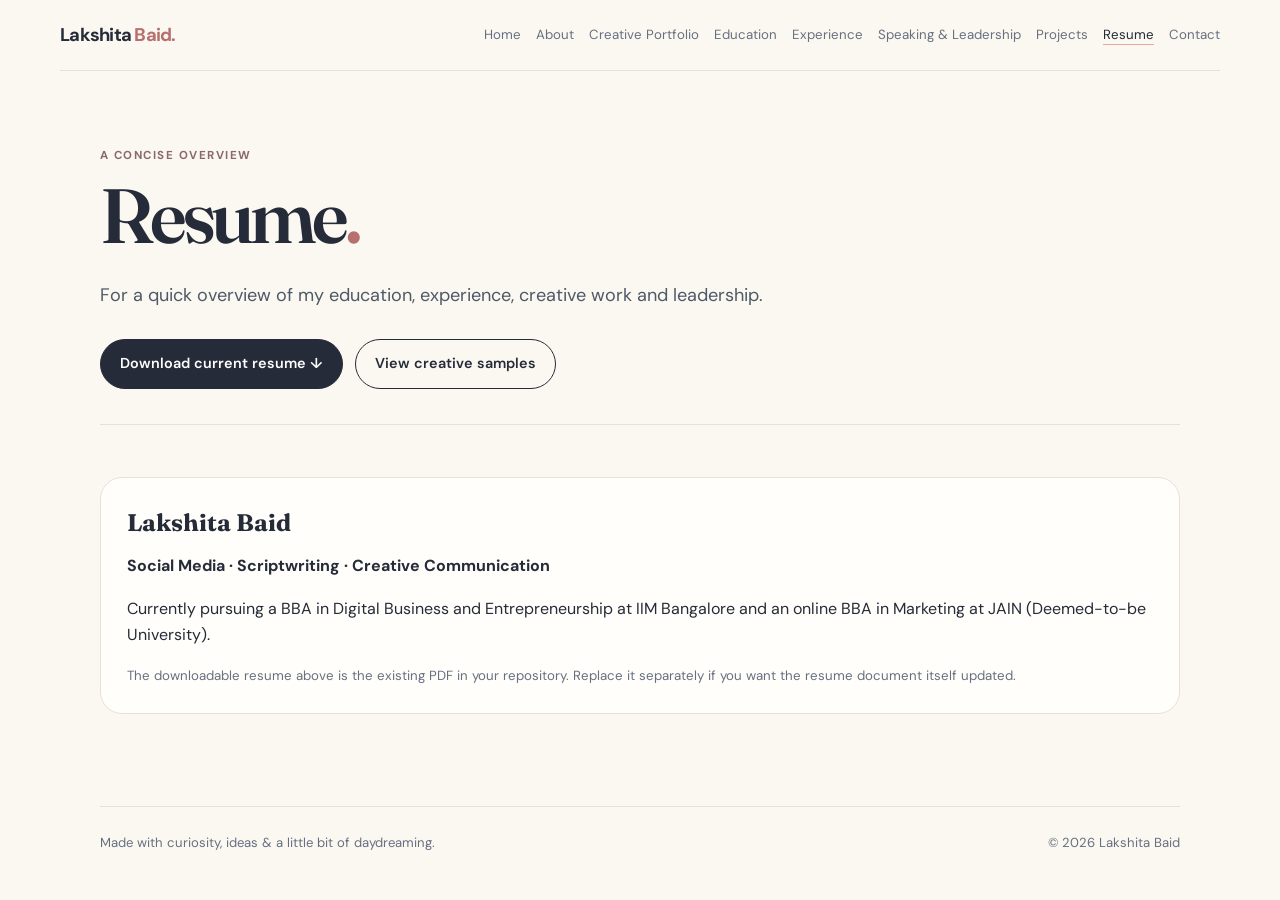
<file: resume.html>
<!doctype html>
<html lang="en">
<head>
  <meta charset="utf-8">
  <meta name="viewport" content="width=device-width, initial-scale=1">
  <meta name="description" content="The creative portfolio of Lakshita Baid, featuring social media content, writing, campaigns and leadership.">
  <title>Resume | Lakshita Baid</title>
  <link rel="stylesheet" href="style.css">
</head>
<body>
<header class="site-header">
  <a class="brand" href="index.html">Lakshita <span>Baid.</span></a>
  <nav class="nav" aria-label="Main navigation">
    <a href="index.html">Home</a>
    <a href="about.html">About</a>
    <a href="creative-portfolio.html">Creative Portfolio</a>
    <a href="education.html">Education</a>
    <a href="experience.html">Experience</a>
    <a href="speaking.html">Speaking & Leadership</a>
    <a href="projects.html">Projects</a>
    <a href="resume.html" aria-current="page">Resume</a>
    <a href="contact.html">Contact</a>
  </nav>
</header>

<main>

<section class="page-heading">
  <p class="eyebrow">A concise overview</p>
  <h1>Resume<span class="period">.</span></h1>
  <p class="lead">For a quick overview of my education, experience, creative work and leadership.</p>
  <div class="button-row">
    <a class="button" href="Lakshita%20baid%20resume1.pdf" download>Download current resume ↓</a>
    <a class="button secondary" href="creative-portfolio.html">View creative samples</a>
  </div>
</section>

<section class="content-block">
  <article class="card">
    <h2>Lakshita Baid</h2>
    <p><strong>Social Media · Scriptwriting · Creative Communication</strong></p>
    <p>Currently pursuing a BBA in Digital Business and Entrepreneurship at IIM Bangalore and an online BBA in Marketing at JAIN (Deemed-to-be University).</p>
    <p class="small-note">The downloadable resume above is the existing PDF in your repository. Replace it separately if you want the resume document itself updated.</p>
  </article>
</section>

</main>

<footer class="site-footer">
  <span>Made with curiosity, ideas & a little bit of daydreaming.</span>
  <span>© 2026 Lakshita Baid</span>
</footer>
</body>
</html>
</file>
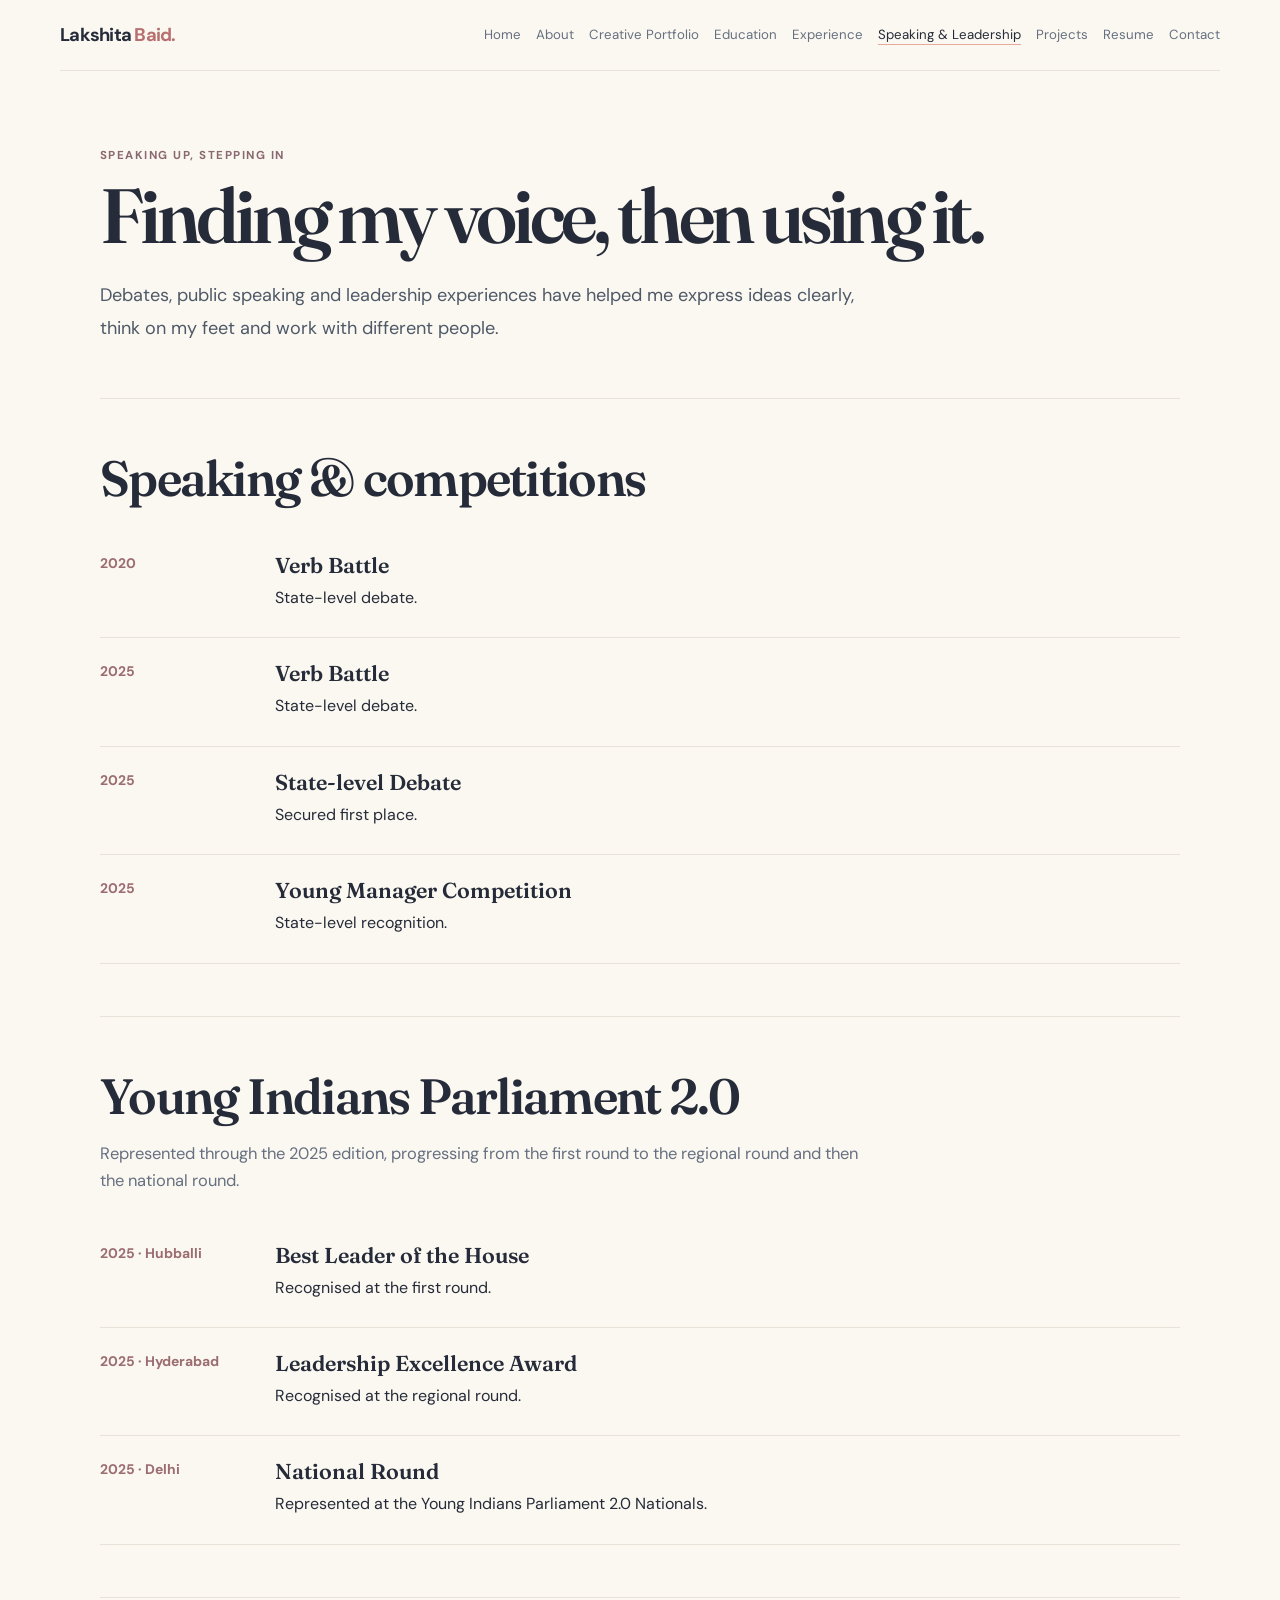
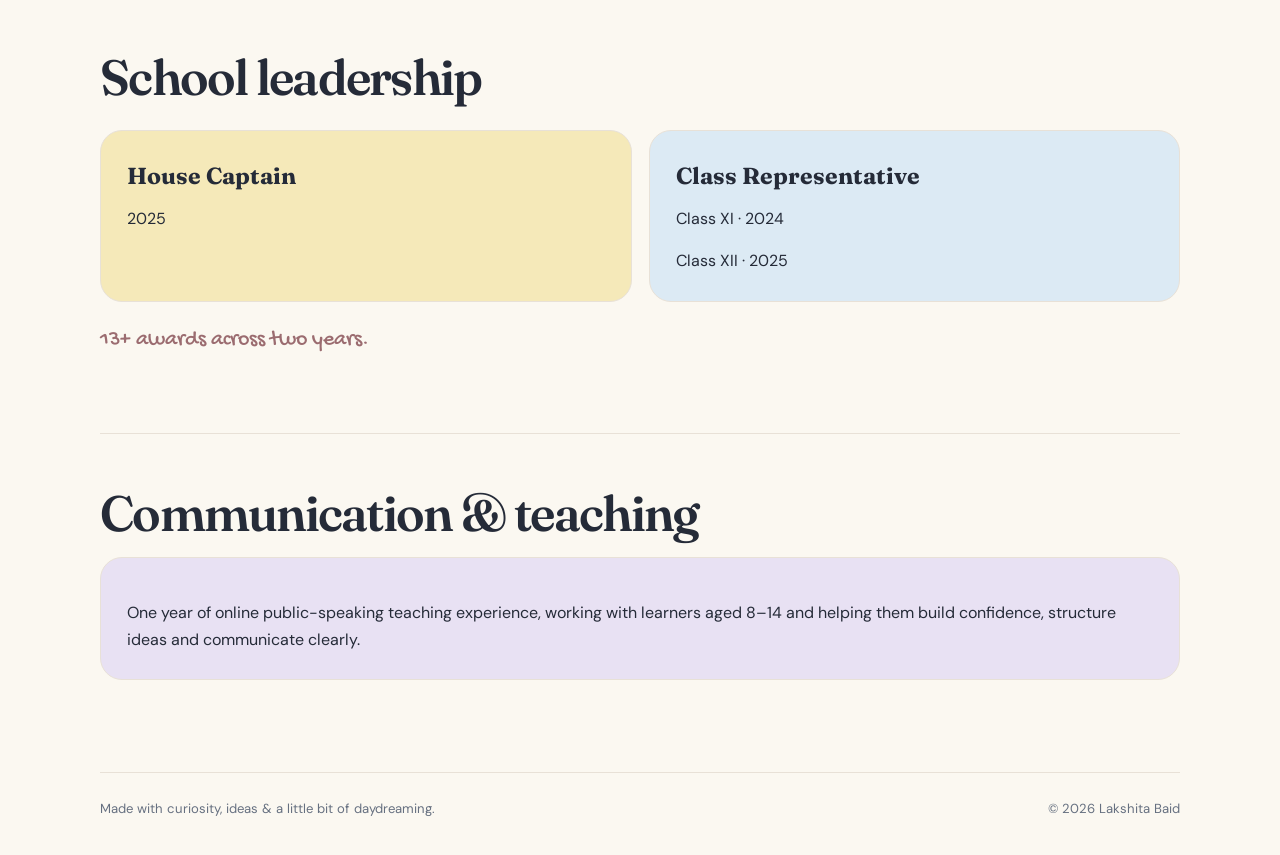
<file: speaking.html>
<!doctype html>
<html lang="en">
<head>
  <meta charset="utf-8">
  <meta name="viewport" content="width=device-width, initial-scale=1">
  <meta name="description" content="The creative portfolio of Lakshita Baid, featuring social media content, writing, campaigns and leadership.">
  <title>Speaking &amp; Leadership | Lakshita Baid</title>
  <link rel="stylesheet" href="style.css">
</head>
<body>
<header class="site-header">
      <a class="brand" href="index.html">Lakshita <span>Baid.</span></a>
      <nav class="nav" aria-label="Main navigation"><a href="index.html">Home</a><a href="about.html">About</a><a href="creative-portfolio.html">Creative Portfolio</a><a href="education.html">Education</a><a href="experience.html">Experience</a><a href="speaking.html" aria-current="page">Speaking & Leadership</a><a href="projects.html">Projects</a><a href="resume.html">Resume</a><a href="contact.html">Contact</a></nav>
    </header>
<main>

<section class="page-heading">
  <p class="eyebrow">Speaking up, stepping in</p>
  <h1>Finding my voice, then using it.</h1>
  <p class="lead">Debates, public speaking and leadership experiences have helped me express ideas clearly, think on my feet and work with different people.</p>
</section>
<section class="content-block">
  <h2>Speaking & competitions</h2>
  <div class="timeline">
    <article class="timeline-item"><div class="date">2020</div><div><h3>Verb Battle</h3><p>State-level debate.</p></div></article>
    <article class="timeline-item"><div class="date">2025</div><div><h3>Verb Battle</h3><p>State-level debate.</p></div></article>
    <article class="timeline-item"><div class="date">2025</div><div><h3>State-level Debate</h3><p>Secured first place.</p></div></article>
    <article class="timeline-item"><div class="date">2025</div><div><h3>Young Manager Competition</h3><p>State-level recognition.</p></div></article>
  </div>
</section>
<section class="content-block">
  <h2>Young Indians Parliament 2.0</h2>
  <p class="section-intro">Represented through the 2025 edition, progressing from the first round to the regional round and then the national round.</p>
  <div class="timeline">
    <article class="timeline-item"><div class="date">2025 · Hubballi</div><div><h3>Best Leader of the House</h3><p>Recognised at the first round.</p></div></article>
    <article class="timeline-item"><div class="date">2025 · Hyderabad</div><div><h3>Leadership Excellence Award</h3><p>Recognised at the regional round.</p></div></article>
    <article class="timeline-item"><div class="date">2025 · Delhi</div><div><h3>National Round</h3><p>Represented at the Young Indians Parliament 2.0 Nationals.</p></div></article>
  </div>
</section>
<section class="content-block">
  <h2>School leadership</h2>
  <div class="grid">
    <article class="card yellow"><h3>House Captain</h3><p>2025</p></article>
    <article class="card blue"><h3>Class Representative</h3><p>Class XI · 2024</p><p>Class XII · 2025</p></article>
  </div>
  <p class="hand">13+ awards across two years.</p>
</section>
<section class="content-block">
  <h2>Communication & teaching</h2>
  <article class="card lavender">
    <p>One year of online public-speaking teaching experience, working with learners aged 8–14 and helping them build confidence, structure ideas and communicate clearly.</p>
  </article>
</section>

</main>
<footer class="site-footer"><span>Made with curiosity, ideas & a little bit of daydreaming.</span><span>© 2026 Lakshita Baid</span></footer>
</body>
</html>
</file>
<file: style.css>
@import url('https://fonts.googleapis.com/css2?family=DM+Sans:wght@400;500;600;700&family=Fraunces:opsz,wght@9..144,500;9..144,600;9..144,700&family=Gochi+Hand&display=swap');
:root{--ink:#252b38;--muted:#667080;--paper:#fbf8f1;--white:#fffefa;--pink:#f5dce1;--blue:#dceaf4;--yellow:#f5e9b9;--lavender:#e8e1f3;--coral:#e9a99a;--line:#e8e1d7;--serif:"Fraunces",Georgia,serif;--sans:"DM Sans",Arial,sans-serif;--hand:"Gochi Hand",cursive}
*{box-sizing:border-box}html{scroll-behavior:smooth}body{margin:0;background:var(--paper);color:var(--ink);font-family:var(--sans);line-height:1.65}a{color:inherit}
.site-header{width:min(1160px,calc(100% - 44px));margin:0 auto;padding:20px 0;display:flex;justify-content:space-between;align-items:center;gap:22px;border-bottom:1px solid var(--line)}
.brand{text-decoration:none;font-weight:700;letter-spacing:-.04em;font-size:1.15rem;white-space:nowrap}.brand span{color:#b76f70}
.nav{display:flex;flex-wrap:wrap;gap:8px 15px;justify-content:flex-end}.nav a{text-decoration:none;font-size:.83rem;color:var(--muted)}.nav a:hover,.nav a[aria-current=page]{color:var(--ink);text-decoration:underline;text-decoration-color:var(--coral);text-underline-offset:5px}
main{width:min(1080px,calc(100% - 44px));margin:0 auto}.hero{min-height:590px;padding:76px 0 65px;display:grid;grid-template-columns:1.2fr .8fr;gap:65px;align-items:center}.eyebrow{text-transform:uppercase;letter-spacing:.13em;font-size:.72rem;font-weight:700;color:#8a6870;margin:0 0 13px}.hero h1,.page-heading h1{font:600 clamp(3.2rem,7vw,6.3rem)/.99 var(--serif);letter-spacing:-.055em;margin:0 0 25px}.highlight{color:#b76f70}.period{color:#b76f70}.lead{font-size:1.13rem;line-height:1.8;max-width:650px;color:#4e5968}.hero-note,.hand{font-family:var(--hand);font-size:1.35rem;color:#9b6c70}.button-row{display:flex;flex-wrap:wrap;gap:12px;margin-top:27px}.button{display:inline-flex;align-items:center;justify-content:center;padding:12px 19px;border-radius:999px;background:var(--ink);color:white;text-decoration:none;font-weight:600;font-size:.9rem;border:1px solid var(--ink)}.button:hover{transform:translateY(-2px)}.button.secondary{background:transparent;color:var(--ink)}.portrait-wrap{position:relative;max-width:370px;justify-self:center}.portrait-photo{width:100%;aspect-ratio:4/5;object-fit:cover;border-radius:48% 48% 22px 22px;border:9px solid var(--white);box-shadow:0 15px 45px #252b3812}.portrait-sticker{position:absolute;bottom:22px;left:-25px;background:var(--yellow);padding:10px 16px;border-radius:50px;font:1.1rem var(--hand);transform:rotate(-7deg)}
.section,.content-block{padding:52px 0}.section h2,.content-block>h2,.section-heading-row h2{font:600 clamp(2rem,4vw,3.1rem)/1.12 var(--serif);letter-spacing:-.035em;margin:0 0 16px}.section-intro{max-width:760px;color:var(--muted);font-size:1.03rem;margin:0 0 25px}.grid{display:grid;grid-template-columns:repeat(2,minmax(0,1fr));gap:17px;margin-top:25px}.card{background:var(--white);border:1px solid var(--line);border-radius:22px;padding:26px}.card h2,.card h3{font-family:var(--serif);line-height:1.2;margin:5px 0 12px}.card h3{font-size:1.45rem}.card p:last-child{margin-bottom:0}.pink{background:var(--pink)}.blue{background:var(--blue)}.yellow{background:var(--yellow)}.lavender{background:var(--lavender)}
.page-heading{padding:75px 0 35px}.page-heading h1{font-size:clamp(2.8rem,6vw,5rem);max-width:900px}.page-heading .lead{max-width:780px}.content-block{border-top:1px solid var(--line)}.tag,.pill{display:inline-block;padding:7px 12px;margin:4px 5px 4px 0;border:1px solid var(--line);border-radius:30px;background:var(--white);font-size:.84rem}.pill{background:var(--yellow);border:0}.clean{padding-left:20px}.clean li{padding:4px 0}.timeline{display:grid;gap:0;margin-top:24px}.timeline-item{display:grid;grid-template-columns:150px 1fr;gap:25px;padding:22px 0;border-bottom:1px solid var(--line)}.timeline-item h3{font:600 1.35rem var(--serif);margin:0 0 6px}.timeline-item p{margin:4px 0}.date{font-size:.87rem;color:#9b6c70;font-weight:700}
.section-heading-row{display:flex;justify-content:space-between;align-items:end;gap:20px;margin-bottom:20px}.section-heading-row h2{margin-bottom:0}.reel-grid{display:grid;grid-template-columns:repeat(3,minmax(0,1fr));gap:17px}.reel-card{border-radius:22px;overflow:hidden;border:1px solid var(--line);background:var(--white)}.reel-frame{background:#f2eee8;min-height:280px;display:flex;align-items:flex-start;justify-content:center;overflow:hidden;padding:10px}.reel-frame blockquote{min-width:0!important}.reel-frame iframe{max-width:100%!important}.local-video{align-items:center;padding:0}.local-video video{display:block;width:100%;height:100%;min-height:420px;max-height:540px;object-fit:contain;background:#111}.reel-copy{padding:19px}.reel-copy h3{font:600 1.3rem var(--serif);margin:5px 0}.reel-copy p{font-size:.92rem}.text-link{font-weight:700;text-decoration-thickness:1px;text-underline-offset:4px}.small-note{font-size:.83rem;color:var(--muted)}.writing-download{display:flex;align-items:center;justify-content:space-between;gap:24px;padding:27px;border-radius:22px;background:var(--blue);border:1px solid #cfdeea}.writing-download h3{font:600 1.6rem var(--serif);margin:4px 0}.download-actions{display:flex;flex-wrap:wrap;gap:10px}.book-card{max-width:800px}.book-subtitle{font:italic 1.05rem var(--serif);color:#665d6d}.stats-grid{display:grid;grid-template-columns:repeat(4,1fr);gap:10px;margin:24px 0}.stat{background:#fffefa99;border-radius:15px;padding:16px}.stat strong{display:block;font:600 1.8rem var(--serif)}.stat span{font-size:.78rem;color:var(--muted)}
.callout{margin:35px 0 70px;padding:35px;border-radius:24px;background:var(--pink)}.callout h2{max-width:600px}.site-footer{width:min(1080px,calc(100% - 44px));margin:40px auto 0;padding:25px 0 35px;border-top:1px solid var(--line);display:flex;justify-content:space-between;gap:15px;color:var(--muted);font-size:.82rem}
@media(max-width:850px){.site-header{align-items:flex-start;flex-direction:column}.nav{justify-content:flex-start}.hero{grid-template-columns:1fr;gap:35px;padding-top:55px}.portrait-wrap{max-width:310px}.reel-grid{grid-template-columns:1fr 1fr}.reel-card:last-child{grid-column:1/-1}.stats-grid{grid-template-columns:repeat(2,1fr)}}
@media(max-width:580px){main{width:calc(100% - 32px)}.site-header{width:calc(100% - 32px)}.nav{gap:8px 12px}.nav a{font-size:.78rem}.hero{padding:45px 0}.hero h1{font-size:3.5rem}.grid,.reel-grid{grid-template-columns:1fr}.reel-card:last-child{grid-column:auto}.timeline-item{grid-template-columns:1fr;gap:5px}.writing-download{display:block}.download-actions{margin-top:18px}.stats-grid{grid-template-columns:repeat(2,1fr)}.site-footer{width:calc(100% - 32px);flex-direction:column}.page-heading{padding-top:52px}.card{padding:21px}}
</file>
